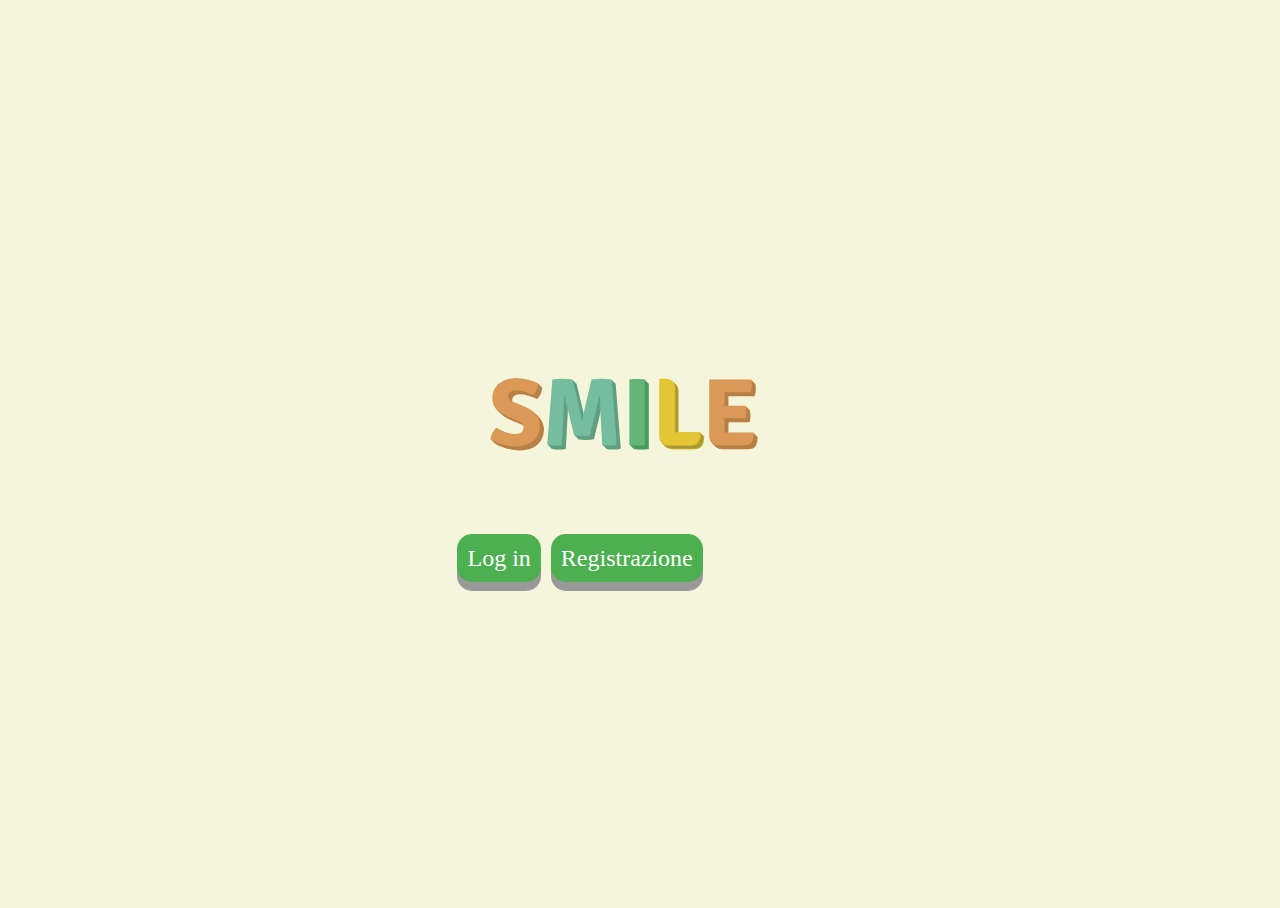
<file: WebContent/FirstPage.html>
<!DOCTYPE html>
<html>
<head>
<meta charset="ISO-8859-1">
<title>SMILE</title>
<link rel="stylesheet" href="animatedGiuli.css" type="text/css">
<style>
.button {
	position: relative;
	left: -300px;
	display: inline-block;
	padding: 10px 10px;
	font-size: 24px;
	cursor: pointer;
	text-align: center;
	text-decoration: none;
	outline: none;
	color: #fff;
	background-color: #4CAF50;
	border: none;
	border-radius: 15px;
	box-shadow: 0 9px #999;
	display: inline-block;
	top: 100px;
}

.button:hover {
	background-color: #3e8e41
}

.button:active {
	background-color: #3e8e41;
	box-shadow: 0 5px #666;
	transform: translateY(4px);
}

.button1 {
	position: relative;
	left: -290px;
	display: inline-block;
	padding: 10px 10px;
	font-size: 24px;
	cursor: pointer;
	text-align: center;
	text-decoration: none;
	outline: none;
	color: #fff;
	background-color: #4CAF50;
	border: none;
	border-radius: 15px;
	box-shadow: 0 9px #999;
	display: inline-block;
	top: 100px;
}

.button1:hover {
	background-color: #3e8e41
}

.button1:active {
	background-color: #3e8e41;
	box-shadow: 0 5px #666;
	transform: translateY(4px);
}
</style>
</head>

<body>

	<h1>
		<span>S</span><span>M</span><span>I</span><span>L</span><span>E</span>
	</h1>


	<button class="button">
		<FONT FACE="Comic Sans MS">Log in</FONT><br>
	</button>
	
	<button class="button1">
		<FONT FACE="Comic Sans MS">Registrazione</FONT><br>
	</button>
</body>
</html>
</file>
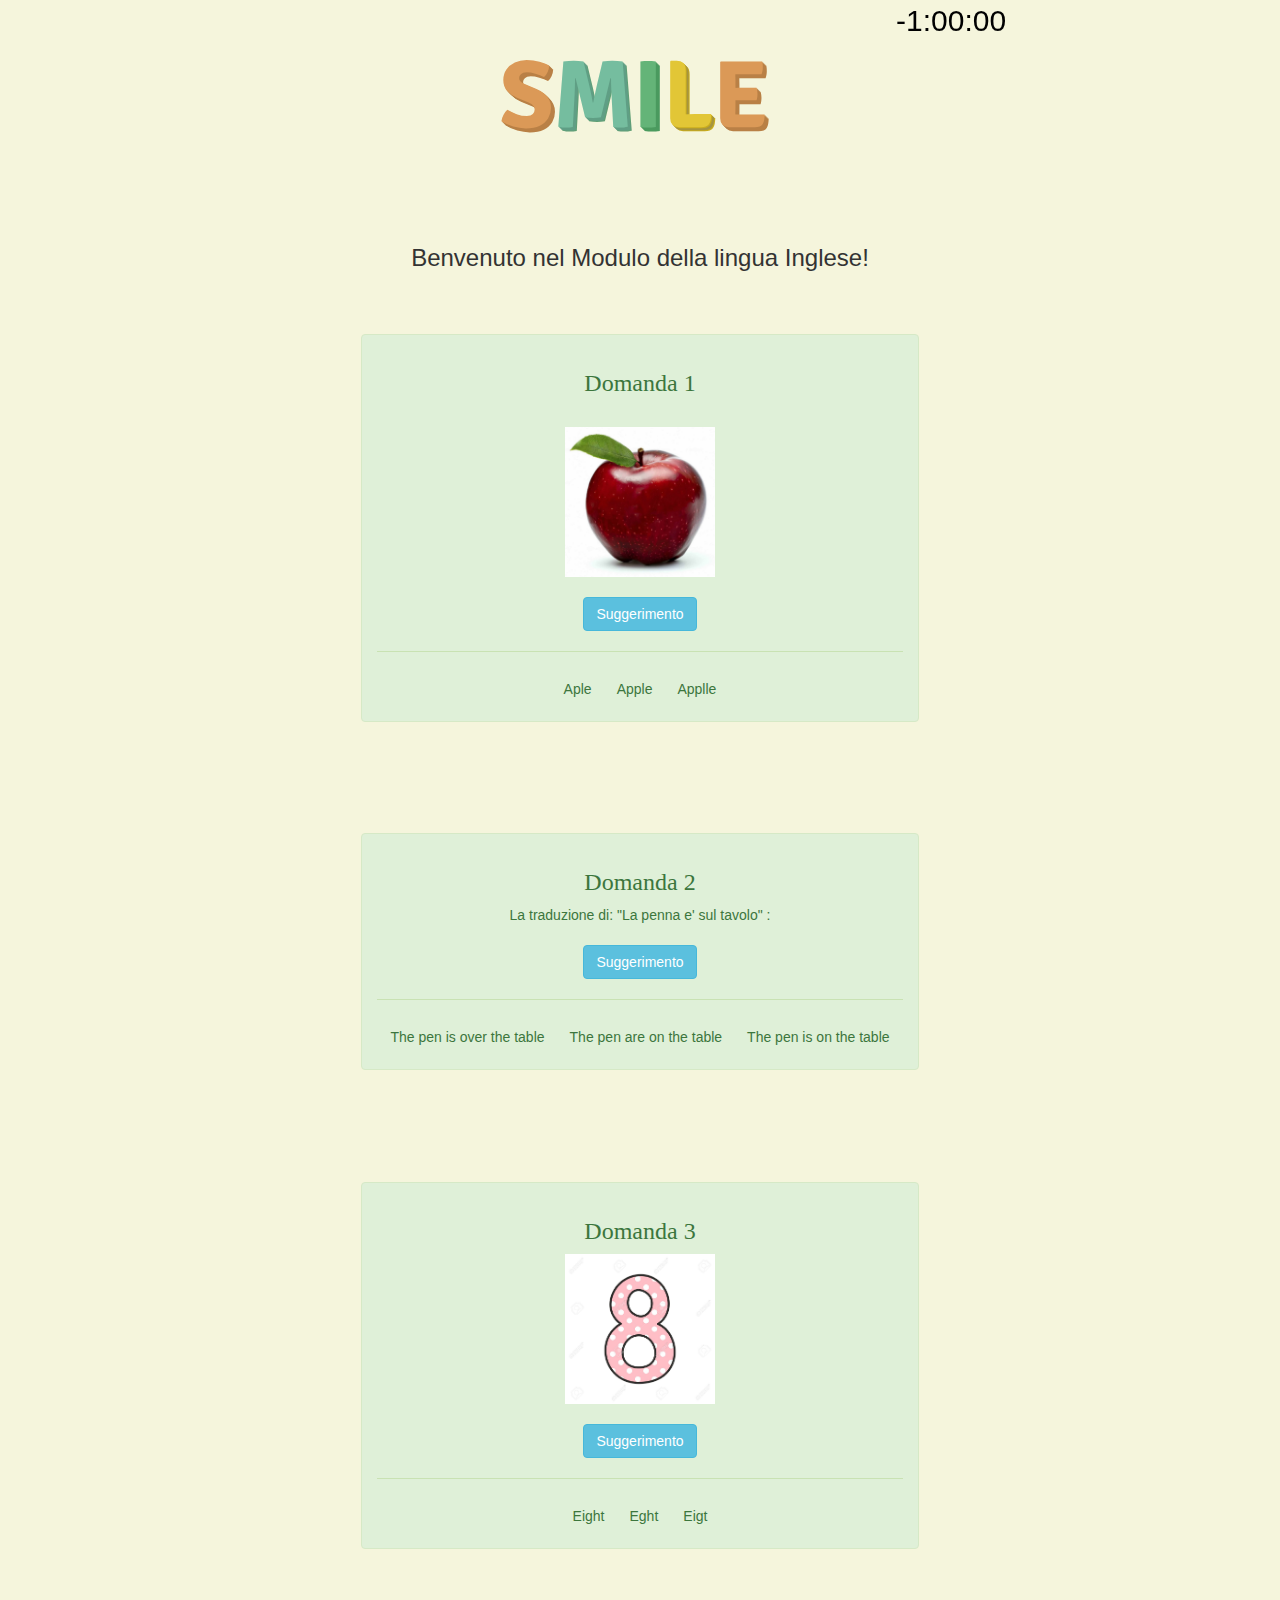
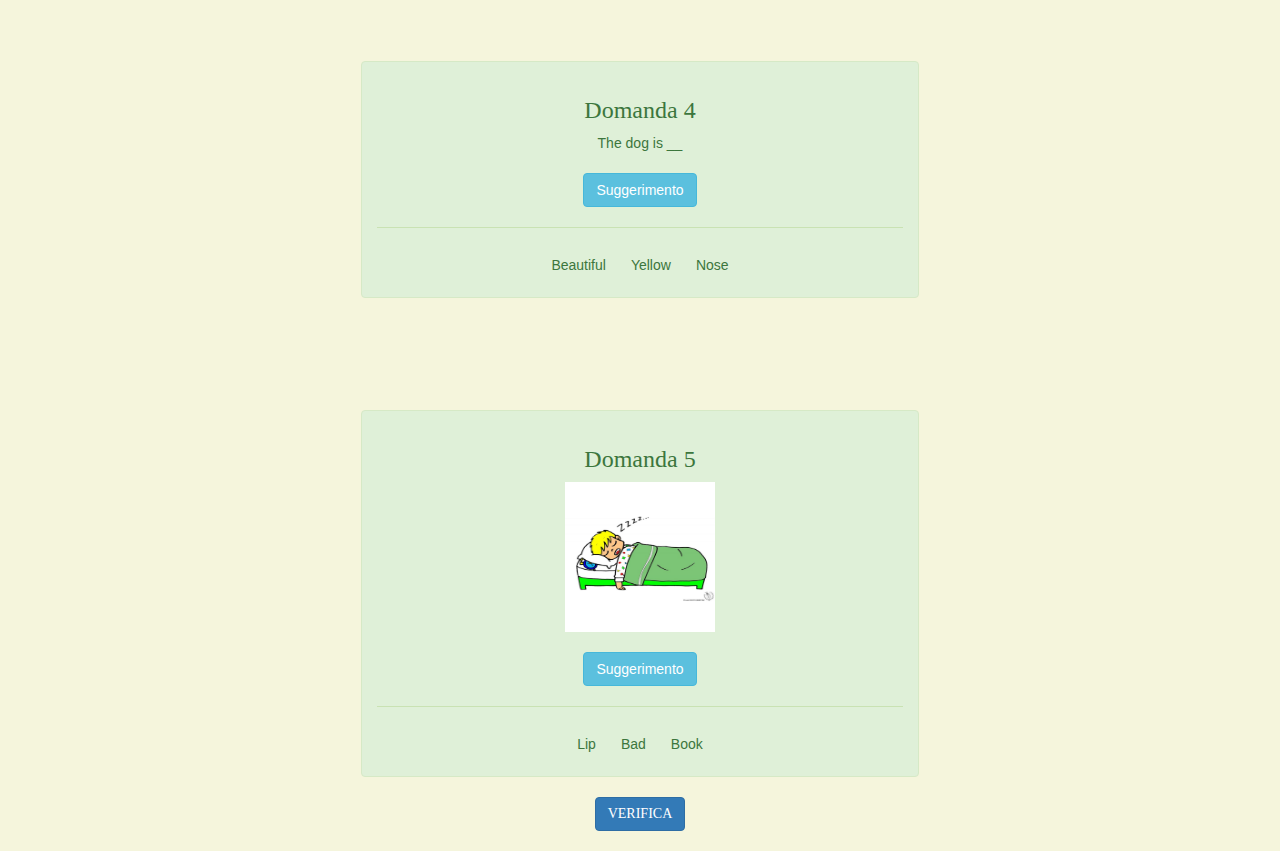
<file: WebContent/inglese.html>
<!DOCTYPE html>
<html>
<head>
<meta charset="ISO-8859-1">
<link rel="stylesheet"
	href="https://stackpath.bootstrapcdn.com/bootstrap/4.2.1/css/bootstrap.min.css"
	integrity="sha384-GJzZqFGwb1QTTN6wy59ffF1BuGJpLSa9DkKMp0DgiMDm4iYMj70gZWKYbI706tWS"
	crossorigin="anonymous">

<script src="https://code.jquery.com/jquery-3.3.1.slim.min.js"
	integrity="sha384-q8i/X+965DzO0rT7abK41JStQIAqVgRVzpbzo5smXKp4YfRvH+8abtTE1Pi6jizo"
	crossorigin="anonymous"></script>
<script
	src="https://cdnjs.cloudflare.com/ajax/libs/popper.js/1.14.6/umd/popper.min.js"
	integrity="sha384-wHAiFfRlMFy6i5SRaxvfOCifBUQy1xHdJ/yoi7FRNXMRBu5WHdZYu1hA6ZOblgut"
	crossorigin="anonymous"></script>
<script
	src="https://stackpath.bootstrapcdn.com/bootstrap/4.2.1/js/bootstrap.min.js"
	integrity="sha384-B0UglyR+jN6CkvvICOB2joaf5I4l3gm9GU6Hc1og6Ls7i6U/mkkaduKaBhlAXv9k"
	crossorigin="anonymous"></script>

<link rel="stylesheet"
	href="https://fonts.googleapis.com/css?family=Open+Sans:300"
	type="text/css" />

<script src="https://code.jquery.com/jquery-3.3.1.js"
	integrity="sha256-2Kok7MbOyxpgUVvAk/HJ2jigOSYS2auK4Pfzbm7uH60="
	crossorigin="anonymous"></script>
<meta http-equiv="X-UA-Compatible" content="IE=edge">
<meta name="viewport" content="width=device-width, initial-scale=1">

<link rel="stylesheet"
	href="https://maxcdn.bootstrapcdn.com/bootstrap/3.3.7/css/bootstrap.min.css">
<script
	src="https://ajax.googleapis.com/ajax/libs/jquery/1.12.4/jquery.min.js"></script>
<script
	src="https://maxcdn.bootstrapcdn.com/bootstrap/3.3.7/js/bootstrap.min.js"></script>
<script type="text/javascript">
	$(document).ready(function() {
		$('[data-toggle="popover"]').popover({
			placement : 'top'
		});
	});
</script>
<style type="text/css">
.bs-example {
	margin: 150px 50px;
}

.popover-demo {
	margin-bottom: 20px;
}
</style>

<title>Modulo della lingua Inglese</title>

</head>
<style>
body {
	display: flex;
	justify-content: center;
	text-align: center;
	background: beige;
}
</style>
</head>
<script type="text/javascript">
	function home() {
		var r = window
				.confirm("Sei sicuro di voler tornare alla home? Tutti i progressi andranno persi!");
		if (r) {
			window.location.href = "play.jsp";
		}

	}
</script>




<link rel="stylesheet" href="textAnimatedPlayEdited.css" type="text/css">
<body style="overflow: auto">


	<div class="simpleSpan"
		style="position: fixed; margin-left: 40%; z-index: 99">

		<span class="border border-primary"
			style="position: absolute; color: black; text-shadow: none;"
			id="chronotime">0:00:00:00</span>
		<form name="chronoForm">
			<input type="button" hidden name="startstop" value="start!"
				onClick="chronoStart()" /> <input type="button" hidden name="reset"
				value="reset!" onClick="chronoReset()" />
		</form>
	</div>




	<h3 style="padding-left: 0%; position: absolute; top: 25%">
		Benvenuto nel Modulo della lingua Inglese!<br>
	</h3>

	<h1
		style="position: relative; right: 40%; position: absolute; z-index: 1">
		<div onclick="home()" style="cursor: pointer">
			<span>S</span><span>M</span><span>I</span><span>L</span><span>E</span>
		</div>
	</h1>



	<dl style="position: absolute;">
		<dl>
			<div class="alert alert-success" style="margin-top: 60%">
				<h3 class="alert-heading" style="font-family: Comic Sans MS">Domanda
					1</h3>
					<br>
				<img src="images/mela-rossa.jpg" width="150" height="150">
				<br> <br>
				<button type="button" class="btn btn-info" data-toggle="popover"
					title="Suggerimento 1"
					data-content="Le doppie sono importanti,ma non troppo">
					Suggerimento</button>
				<hr>
				<div class="btn-group" data-toggle="buttons">
					<label for="" class="btn btn-outline-info"> <input
						name="q1" id="1q1" type="radio">Aple
					</label> <label for="" class="btn btn-outline-info"> <input
						name="q1" id="1q2" type="radio">Apple
					</label> <label for="" class="btn btn-outline-info"> <input
						name="q1" id="1q3" type="radio">Applle
					</label>
				</div>


			</div>
		</dl>

		<dl>
			<div class="alert alert-success" style="margin-top: 20%">
				<h3 class="alert-heading" style="font-family: Comic Sans MS">Domanda
					2</h3>
				<p>La traduzione di: "La penna e' sul tavolo" :</p>
				<br>
				<button type="button" class="btn btn-info" data-toggle="popover"
					title="Suggerimento 2"
					data-content="la 2 o la 3?">
					Suggerimento</button>
				<hr>

				<div class="btn-group" data-toggle="buttons">
					<label for="" class="btn btn-outline-info"> <input
						name="q2" type="radio" id="2q1">The pen is over the table
					</label> <label for="" class="btn btn-outline-info"> <input
						name="q2" type="radio" id="2q2">The pen are on the table
					</label> <label for="" class="btn btn-outline-info"> <input
						name="q2" type="radio" id="2q3">The pen is on the table
					</label>
				</div>

			</div>
		</dl>

		<dl>
			<div class="alert alert-success" style="margin-top: 20%">
				<h3 class="alert-heading" style="font-family: Comic Sans MS">Domanda
					3</h3>
				<img src="images/8.jpg" width="150" height="150">
				<br> <br>
				<button type="button" class="btn btn-info" data-toggle="popover"
					title="Suggerimento 3"
					data-content="Ei!">
					Suggerimento</button>
				<hr>

				<div class="btn-group" data-toggle="buttons">
					<label for="" class="btn btn-outline-info"> <input
						name="q3" type="radio" id="3q1">Eight
					</label> <label for="" class="btn btn-outline-info"> <input
						name="q3" type="radio" id="3q2">Eght
					</label> <label for="" class="btn btn-outline-info"> <input
						name="q3" type="radio" id="3q3">Eigt
					</label>
				</div>

			</div>
		</dl>


		<dl>
			<div class="alert alert-success" style="margin-top: 20%">
				<h3 class="alert-heading" style="font-family: Comic Sans MS">Domanda
					4</h3>
				<p>The dog is __</p>
				<br>
				<button type="button" class="btn btn-info" data-toggle="popover"
					title="Suggerimento 4"
					data-content="The nose yellow">
					Suggerimento</button>
				<hr>

				<div class="btn-group" data-toggle="buttons">
					<label for="" class="btn btn-outline-info"> <input
						name="q4" type="radio" id="4q1">Beautiful
					</label> <label for="" class="btn btn-outline-info"> <input
						name="q4" type="radio" id="4q2">Yellow
					</label> <label for="" class="btn btn-outline-info"> <input
						name="q4" type="radio" id="4q3">Nose
					</label>
				</div>
			</div>
		</dl>


		<dl>
			<div class="alert alert-success" style="margin-top: 20%">
				<h3 class="alert-heading" style="font-family: Comic Sans MS">Domanda
					5</h3>
				<img src="images/letto.jpg" width="150" height="150">
				<br> <br>
				<button type="button" class="btn btn-info" data-toggle="popover"
					title="Suggerimento 5"
					data-content="Lip � labbro">
					Suggerimento</button>
				<hr>

				<div class="btn-group" data-toggle="buttons">
					<label for="" class="btn btn-outline-info"> <input
						name="q5" type="radio" id="5q1">Lip
					</label> <label for="" class="btn btn-outline-info"> <input
						name="q5" type="radio" id="5q2">Bad
					</label> <label for="" class="btn btn-outline-info"> <input
						name="q5" type="radio" id="5q3">Book
					</label>
				</div>

			</div>
		</dl>
		<dl>
			<button type="button" onclick="calcolaPunteggio();"
				class="btn btn-primary" style="font-family: Comic Sans MS">VERIFICA</button>
		</dl>
	</dl>
</body>

<script src="js/inglese.js"></script>
</html>
</file>
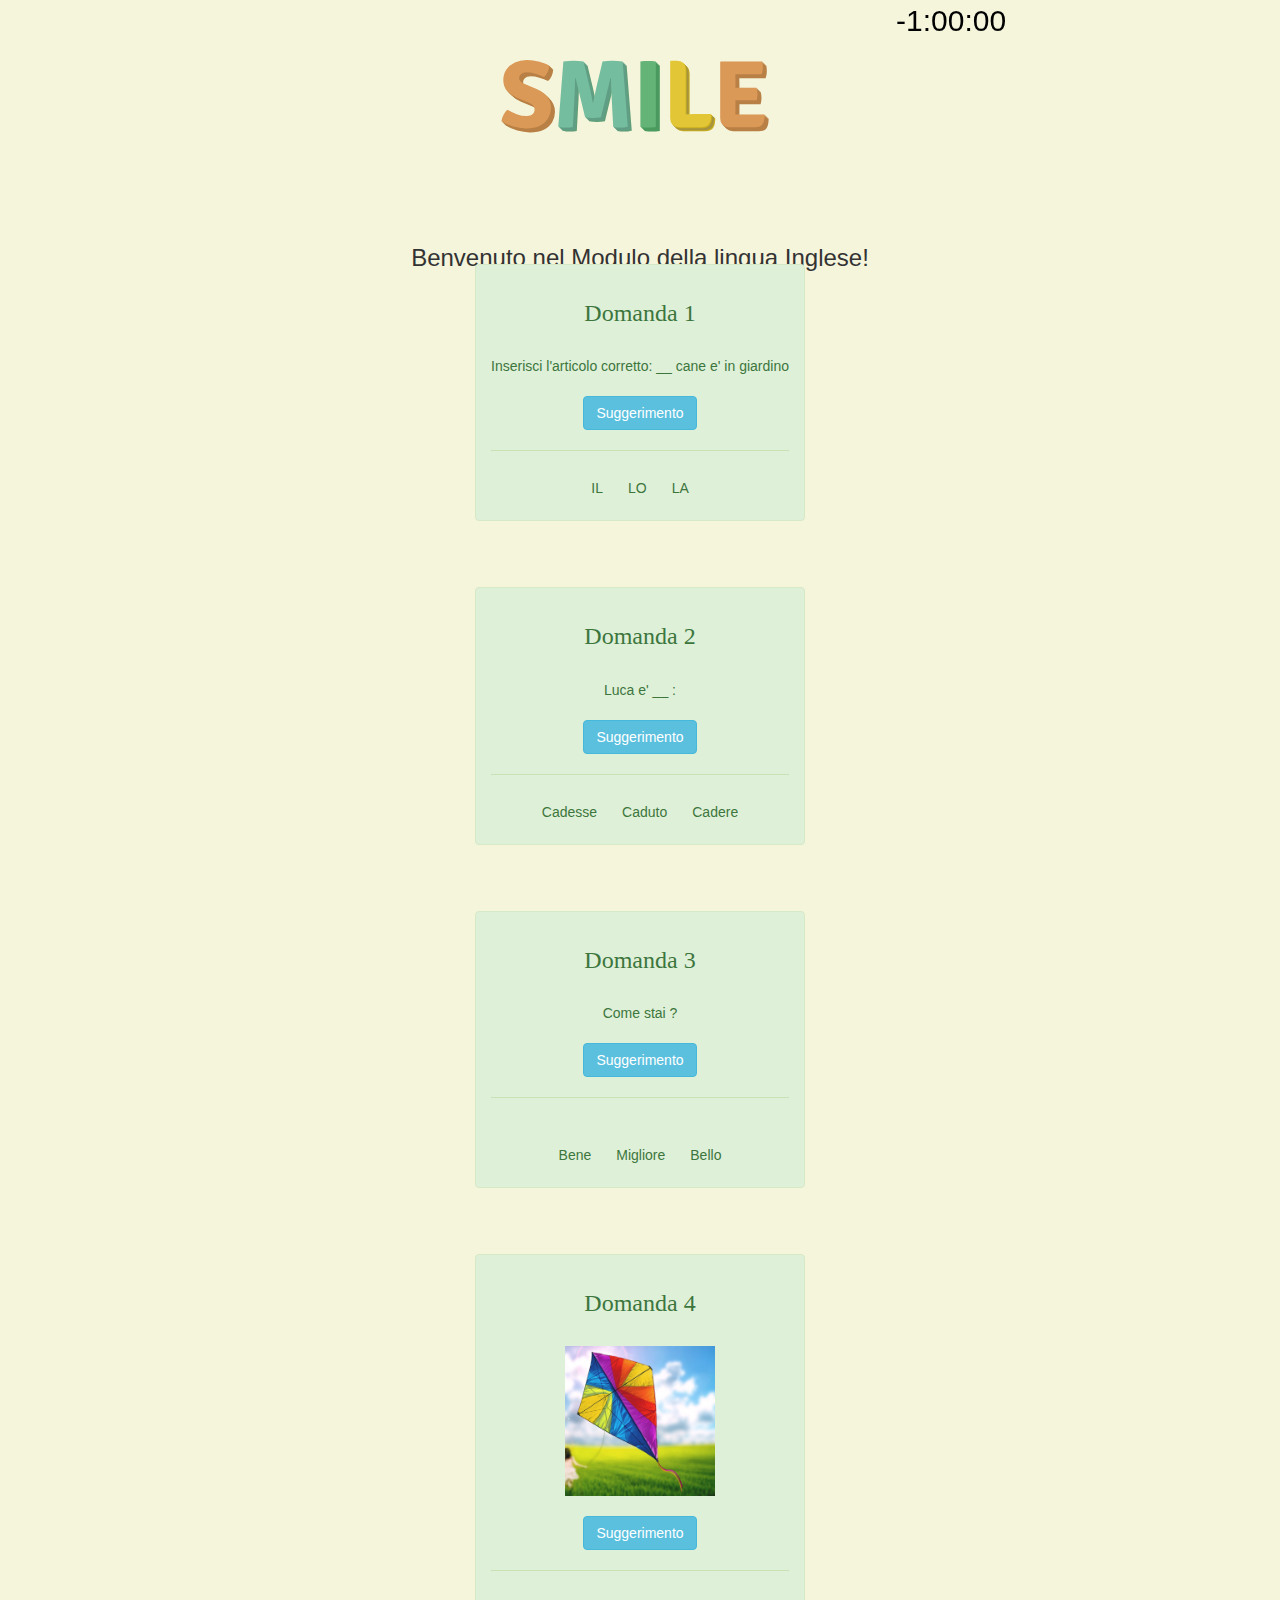
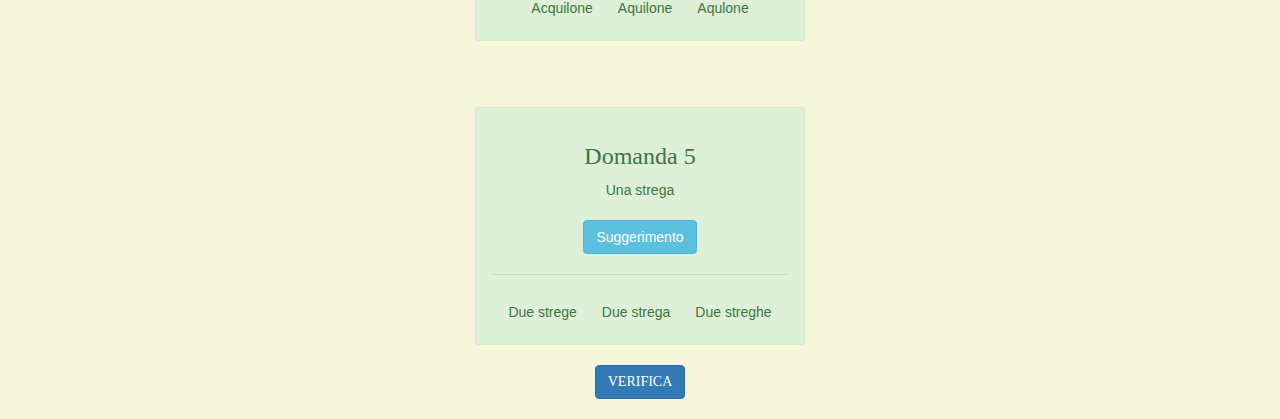
<file: WebContent/italiano.html>
<!DOCTYPE html>
<html>
<head>
<meta charset="ISO-8859-1">
<link rel="stylesheet"
	href="https://stackpath.bootstrapcdn.com/bootstrap/4.2.1/css/bootstrap.min.css"
	integrity="sha384-GJzZqFGwb1QTTN6wy59ffF1BuGJpLSa9DkKMp0DgiMDm4iYMj70gZWKYbI706tWS"
	crossorigin="anonymous">

<script src="https://code.jquery.com/jquery-3.3.1.slim.min.js"
	integrity="sha384-q8i/X+965DzO0rT7abK41JStQIAqVgRVzpbzo5smXKp4YfRvH+8abtTE1Pi6jizo"
	crossorigin="anonymous"></script>
<script
	src="https://cdnjs.cloudflare.com/ajax/libs/popper.js/1.14.6/umd/popper.min.js"
	integrity="sha384-wHAiFfRlMFy6i5SRaxvfOCifBUQy1xHdJ/yoi7FRNXMRBu5WHdZYu1hA6ZOblgut"
	crossorigin="anonymous"></script>
<script
	src="https://stackpath.bootstrapcdn.com/bootstrap/4.2.1/js/bootstrap.min.js"
	integrity="sha384-B0UglyR+jN6CkvvICOB2joaf5I4l3gm9GU6Hc1og6Ls7i6U/mkkaduKaBhlAXv9k"
	crossorigin="anonymous"></script>

<link rel="stylesheet"
	href="https://fonts.googleapis.com/css?family=Open+Sans:300"
	type="text/css" />

<script src="https://code.jquery.com/jquery-3.3.1.js"
	integrity="sha256-2Kok7MbOyxpgUVvAk/HJ2jigOSYS2auK4Pfzbm7uH60="
	crossorigin="anonymous"></script>
<meta http-equiv="X-UA-Compatible" content="IE=edge">
<meta name="viewport" content="width=device-width, initial-scale=1">

<link rel="stylesheet"
	href="https://maxcdn.bootstrapcdn.com/bootstrap/3.3.7/css/bootstrap.min.css">
<script
	src="https://ajax.googleapis.com/ajax/libs/jquery/1.12.4/jquery.min.js"></script>
<script
	src="https://maxcdn.bootstrapcdn.com/bootstrap/3.3.7/js/bootstrap.min.js"></script>
<script type="text/javascript">
	$(document).ready(function() {
		$('[data-toggle="popover"]').popover({
			placement : 'top'
		});
	});
</script>
<style type="text/css">
.bs-example {
	margin: 150px 50px;
}

.popover-demo {
	margin-bottom: 20px;
}
</style>

<title>Modulo della lingua Italiana</title>

</head>
<style>
body {
	display: flex;
	justify-content: center;
	text-align: center;
	background: beige;
}
</style>
</head>
<script type="text/javascript">
	function home() {
		var r = window
				.confirm("Sei sicuro di voler tornare alla home? Tutti i progressi andranno persi!");
		if (r) {
			window.location.href = "play.jsp";
		}

	}
</script>




<link rel="stylesheet" href="textAnimatedPlayEdited.css" type="text/css">
<body style="overflow: auto">


	<div class="simpleSpan"
		style="position: fixed; margin-left: 40%; z-index: 99">

		<span class="border border-primary"
			style="position: absolute; color: black; text-shadow: none;"
			id="chronotime">0:00:00:00</span>
		<form name="chronoForm">
			<input type="button" hidden name="startstop" value="start!"
				onClick="chronoStart()" /> <input type="button" hidden name="reset"
				value="reset!" onClick="chronoReset()" />
		</form>
	</div>




	<h3 style="padding-left: 0%; position: absolute; top: 25%">
		Benvenuto nel Modulo della lingua Inglese!<br>
	</h3>

	<h1
		style="position: relative; right: 40%; position: absolute; z-index: 1">
		<div onclick="home()" style="cursor: pointer">
			<span>S</span><span>M</span><span>I</span><span>L</span><span>E</span>
		</div>
	</h1>



	<dl style="position: absolute;">
		<dl>
			<div class="alert alert-success" style="margin-top: 80%">
				<h3 class="alert-heading" style="font-family: Comic Sans MS">Domanda
					1</h3>
				<br>
				<p>Inserisci l'articolo corretto: __ cane e' in giardino</p>
				<br>
				<button type="button" class="btn btn-info" data-toggle="popover"
					title="Suggerimento 5" data-content="Lo cane e' in giardino">
					Suggerimento</button>

				<hr>
				<div class="btn-group" data-toggle="buttons">
					<label for="" class="btn btn-outline-info"> <input
						name="q1" id="1q1" type="radio">IL
					</label> <label for="" class="btn btn-outline-info"> <input
						name="q1" id="1q2" type="radio">LO
					</label> <label for="" class="btn btn-outline-info"> <input
						name="q1" id="1q3" type="radio">LA
					</label>
				</div>


			</div>
		</dl>

		<dl>
			<div class="alert alert-success" style="margin-top: 20%">
				<h3 class="alert-heading" style="font-family: Comic Sans MS">Domanda
					2</h3>
				<br>

				<p>Luca e' __ :</p>
				<br>
				<button type="button" class="btn btn-info" data-toggle="popover"
					title="Suggerimento 2" data-content="Prova a ripetere la frase!!">
					Suggerimento</button>
				<br>
				<hr>

				<div class="btn-group" data-toggle="buttons">
					<label for="" class="btn btn-outline-info"> <input
						name="q2" type="radio" id="2q1">Cadesse
					</label> <label for="" class="btn btn-outline-info"> <input
						name="q2" type="radio" id="2q2">Caduto
					</label> <label for="" class="btn btn-outline-info"> <input
						name="q2" type="radio" id="2q3">Cadere
					</label>
				</div>

			</div>
		</dl>

		<dl>
			<div class="alert alert-success" style="margin-top: 20%">
				<h3 class="alert-heading" style="font-family: Comic Sans MS">Domanda
					3</h3>
				<br>
				<p>Come stai ?</p>
				<br>
				<button type="button" class="btn btn-info" data-toggle="popover"
					title="Suggerimento 3" data-content="Prova a ripetere la frase!!">
					Suggerimento</button>
				<hr>
				<br>
				<div class="btn-group" data-toggle="buttons">
					<label for="" class="btn btn-outline-info"> <input
						name="q3" type="radio" id="3q1">Bene
					</label> <label for="" class="btn btn-outline-info"> <input
						name="q3" type="radio" id="3q2">Migliore
					</label> <label for="" class="btn btn-outline-info"> <input
						name="q3" type="radio" id="3q3">Bello
					</label>
				</div>

			</div>
		</dl>


		<dl>
			<div class="alert alert-success" style="margin-top: 20%">
				<h3 class="alert-heading" style="font-family: Comic Sans MS">Domanda
					4</h3>
					<br>
				<img src="images/Aquilone.jpg" width="150" height="150"> <br>
				<br>
				<button type="button" class="btn btn-info" data-toggle="popover"
					title="Suggerimento 4" data-content="Ripedi le regole di cq">
					Suggerimento</button>
				<hr>

				<div class="btn-group" data-toggle="buttons">
					<label for="" class="btn btn-outline-info"> <input
						name="q4" type="radio" id="4q1">Acquilone
					</label> <label for="" class="btn btn-outline-info"> <input
						name="q4" type="radio" id="4q2">Aquilone
					</label> <label for="" class="btn btn-outline-info"> <input
						name="q4" type="radio" id="4q3">Aqulone
					</label>
				</div>
			</div>
		</dl>


		<dl>
			<div class="alert alert-success" style="margin-top: 20%">
				<h3 class="alert-heading" style="font-family: Comic Sans MS">Domanda
					5</h3>
				<p>Una strega</p>
				<br>
				<button type="button" class="btn btn-info" data-toggle="popover"
					title="Suggerimento 5" data-content="La h e' importante">
					Suggerimento</button>
				<hr>

				<div class="btn-group" data-toggle="buttons">
					<label for="" class="btn btn-outline-info"> <input
						name="q5" type="radio" id="5q1">Due strege
					</label> <label for="" class="btn btn-outline-info"> <input
						name="q5" type="radio" id="5q2">Due strega
					</label> <label for="" class="btn btn-outline-info"> <input
						name="q5" type="radio" id="5q3">Due streghe
					</label>
				</div>

			</div>
		</dl>
		<dl>
			<button type="button" onclick="calcolaPunteggio();"
				class="btn btn-primary" style="font-family: Comic Sans MS">VERIFICA</button>
		</dl>
	</dl>
</body>

<script src="js/italiano.js"></script>
</html>
</file>
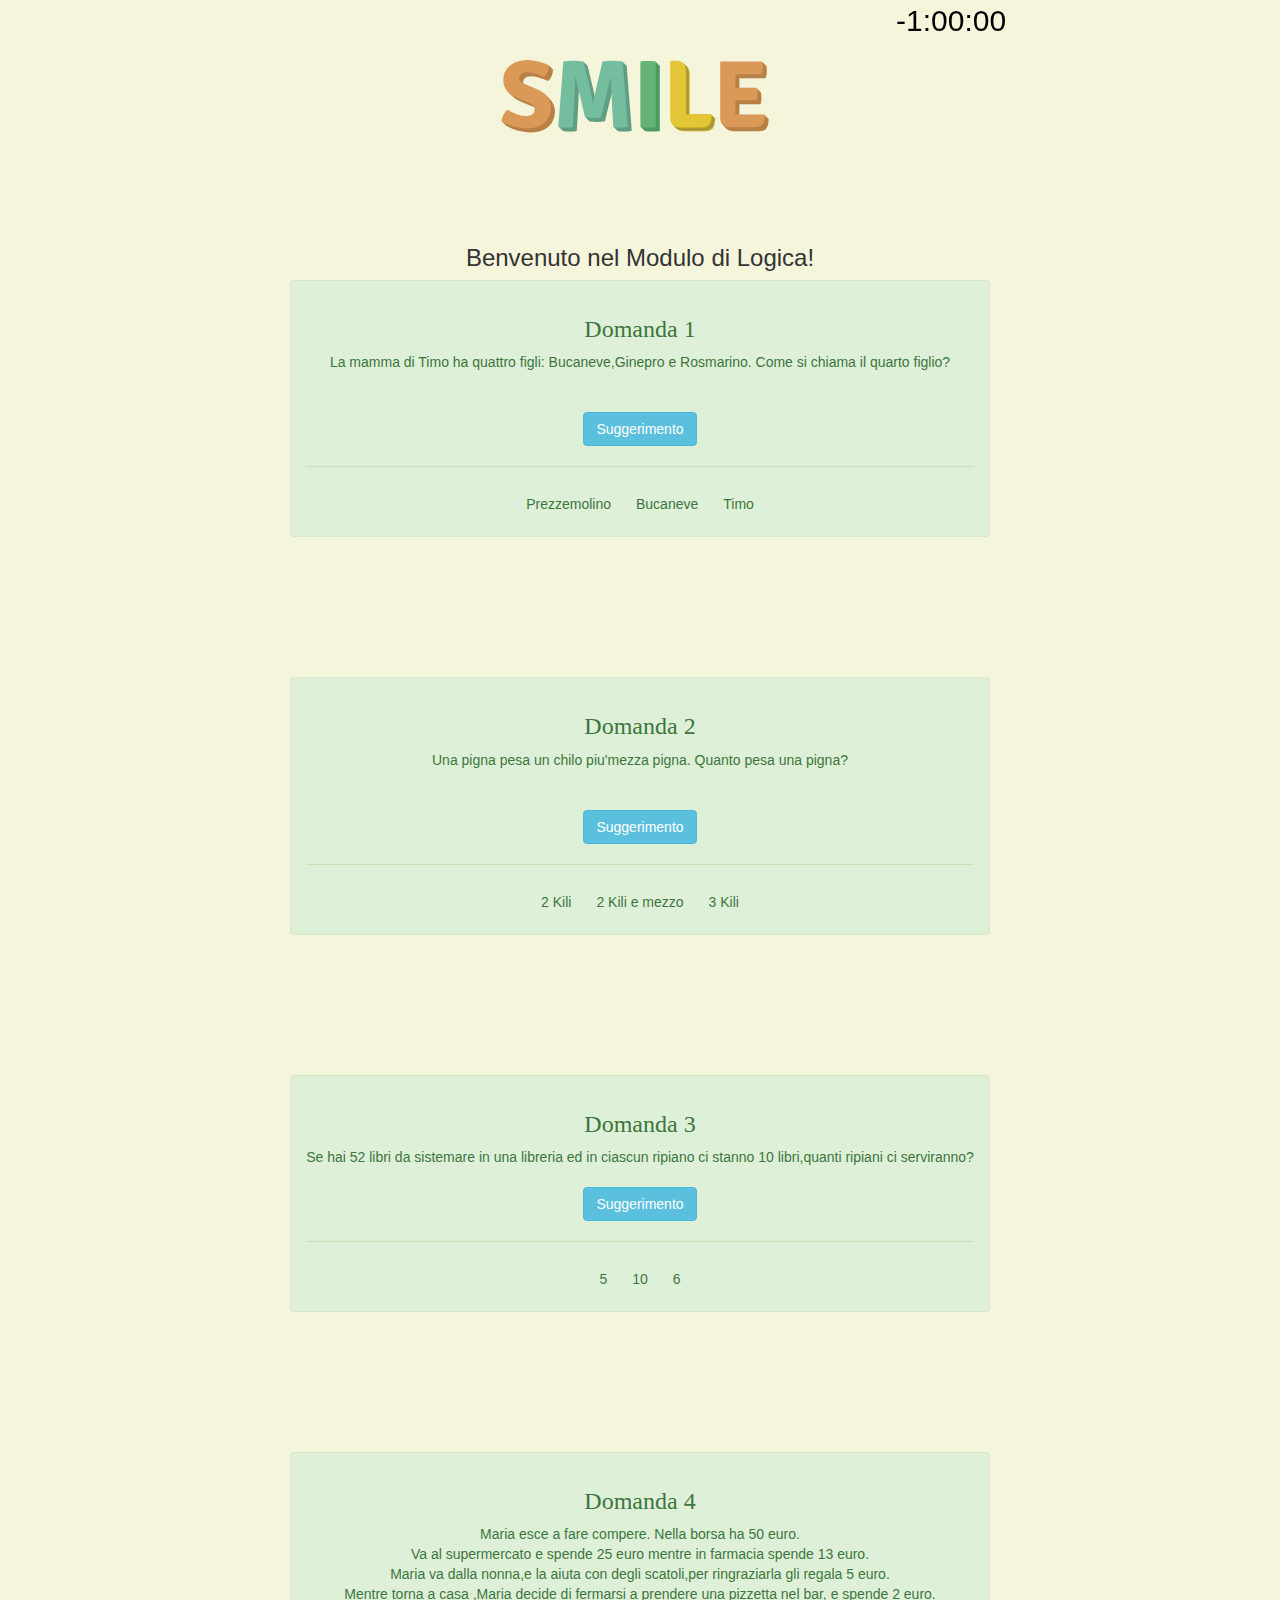
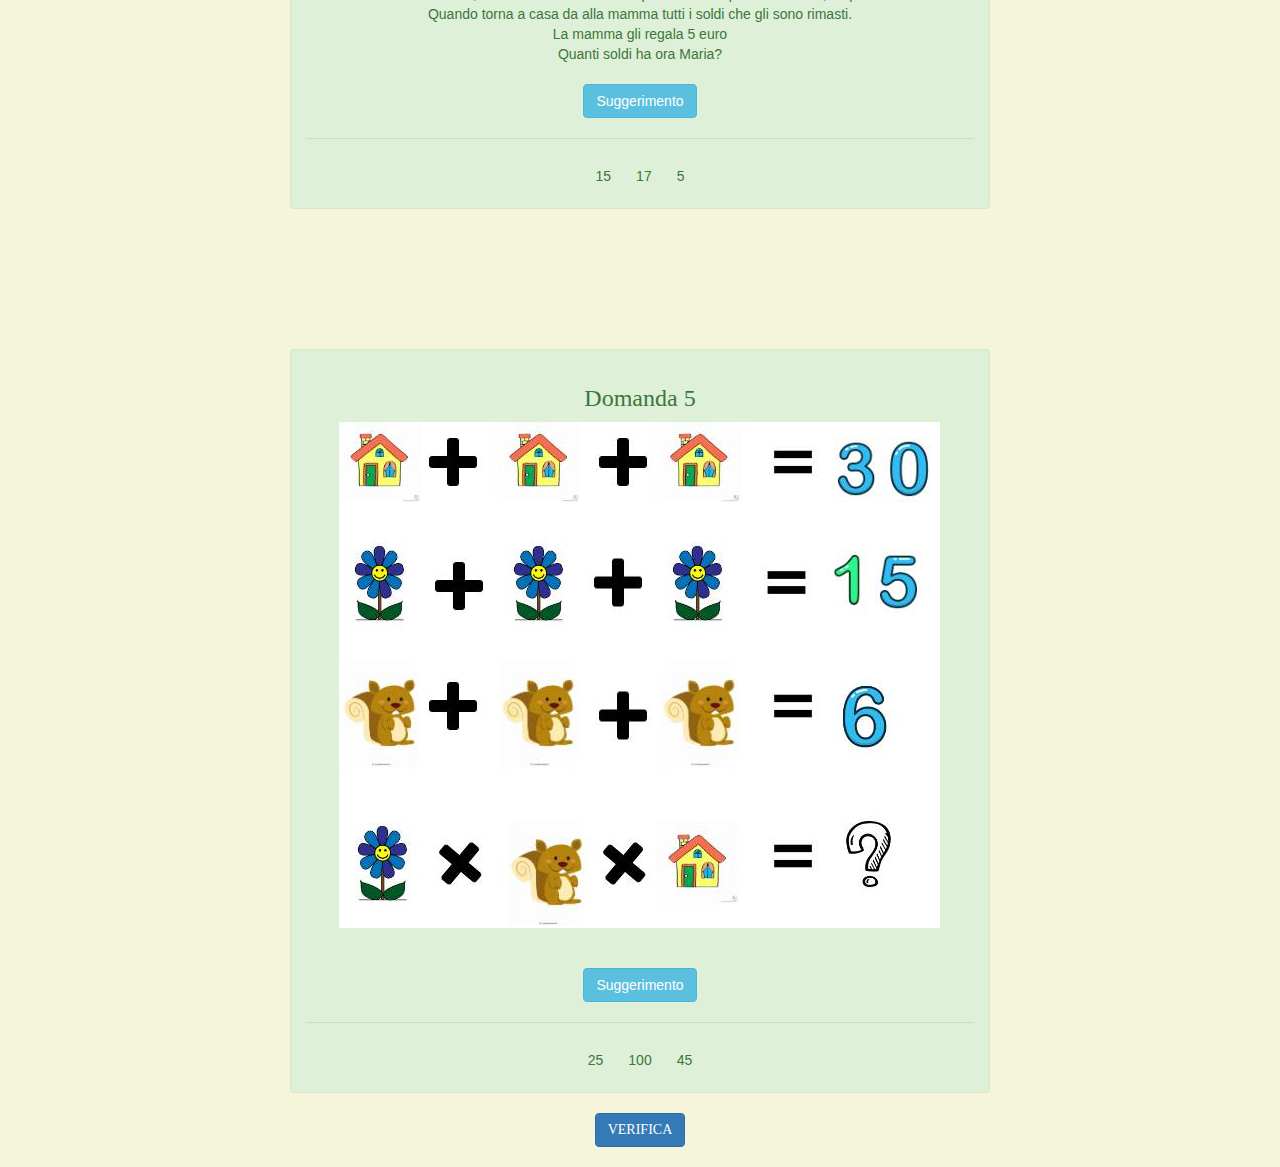
<file: WebContent/logica.html>
<!DOCTYPE html>
<html>
<head>
<meta charset="ISO-8859-1">
<link rel="stylesheet"
	href="https://stackpath.bootstrapcdn.com/bootstrap/4.2.1/css/bootstrap.min.css"
	integrity="sha384-GJzZqFGwb1QTTN6wy59ffF1BuGJpLSa9DkKMp0DgiMDm4iYMj70gZWKYbI706tWS"
	crossorigin="anonymous">

<script src="https://code.jquery.com/jquery-3.3.1.slim.min.js"
	integrity="sha384-q8i/X+965DzO0rT7abK41JStQIAqVgRVzpbzo5smXKp4YfRvH+8abtTE1Pi6jizo"
	crossorigin="anonymous"></script>
<script
	src="https://cdnjs.cloudflare.com/ajax/libs/popper.js/1.14.6/umd/popper.min.js"
	integrity="sha384-wHAiFfRlMFy6i5SRaxvfOCifBUQy1xHdJ/yoi7FRNXMRBu5WHdZYu1hA6ZOblgut"
	crossorigin="anonymous"></script>
<script
	src="https://stackpath.bootstrapcdn.com/bootstrap/4.2.1/js/bootstrap.min.js"
	integrity="sha384-B0UglyR+jN6CkvvICOB2joaf5I4l3gm9GU6Hc1og6Ls7i6U/mkkaduKaBhlAXv9k"
	crossorigin="anonymous"></script>

<link rel="stylesheet"
	href="https://fonts.googleapis.com/css?family=Open+Sans:300"
	type="text/css" />

<script src="https://code.jquery.com/jquery-3.3.1.js"
	integrity="sha256-2Kok7MbOyxpgUVvAk/HJ2jigOSYS2auK4Pfzbm7uH60="
	crossorigin="anonymous"></script>


<title>Modulo di Logica</title>

</head>
<style>
body {
	display: flex;
	justify-content: center;
	text-align: center;
	background: beige;
}
</style>
</head>
<script type="text/javascript">
	function home() {
		var r = window
				.confirm("Sei sicuro di voler tornare alla home? Tutti i progressi andranno persi!");
		if (r) {
			window.location.href = "play.jsp";
		}

	}
</script>

<meta http-equiv="X-UA-Compatible" content="IE=edge">
<meta name="viewport" content="width=device-width, initial-scale=1">
<title>Example of Bootstrap 3 Popover</title>
<link rel="stylesheet"
	href="https://maxcdn.bootstrapcdn.com/bootstrap/3.3.7/css/bootstrap.min.css">
<script
	src="https://ajax.googleapis.com/ajax/libs/jquery/1.12.4/jquery.min.js"></script>
<script
	src="https://maxcdn.bootstrapcdn.com/bootstrap/3.3.7/js/bootstrap.min.js"></script>
<script type="text/javascript">
$(document).ready(function(){
    $('[data-toggle="popover"]').popover({
        placement : 'top'
    });
});
</script>
<style type="text/css">
.bs-example {
	margin: 150px 50px;
}

.popover-demo {
	margin-bottom: 20px;
}
</style>



<link rel="stylesheet" href="textAnimatedPlayEdited.css" type="text/css">
<body style="overflow: auto">


	<div class="simpleSpan"
		style="position: fixed; margin-left: 40%; z-index: 99">

		<span class="border border-primary"
			style="position: absolute; color: black; text-shadow: none;"
			id="chronotime">0:00:00:00</span>
		<form name="chronoForm">
			<input type="button" hidden name="startstop" value="start!"
				onClick="chronoStart()" /> <input type="button" hidden name="reset"
				value="reset!" onClick="chronoReset()" />
		</form>
	</div>




	<h3 style="padding-left: 0%; position: absolute; top: 25%">
		Benvenuto nel Modulo di Logica!<br>
	</h3>

	<h1
		style="position: relative; right: 40%; position: absolute; z-index: 1">
		<div onclick="home()" style="cursor: pointer">
			<span>S</span><span>M</span><span>I</span><span>L</span><span>E</span>
		</div>
	</h1>



	<dl style="position: absolute;">
		<dl>
			<div class="alert alert-success" style="margin-top: 40%">
				<h3 class="alert-heading" style="font-family: Comic Sans MS">Domanda
					1</h3>
					
				<p>La mamma di Timo ha quattro figli: Bucaneve,Ginepro e
					Rosmarino. Come si chiama il quarto figlio?</p>
					<br>
					<br>
				<button type="button" class="btn btn-info" data-toggle="popover"
					title="Suggerimento 1"
					data-content="Vedi bene i figli">
					Suggerimento</button>
				<hr>


				<div class="btn-group" data-toggle="buttons">
					<label for="" class="btn btn-outline-info"> <input
						name="q1" id="1q1" type="radio">Prezzemolino
					</label> <label for="" class="btn btn-outline-info"> <input
						name="q1" id="1q2" type="radio">Bucaneve
					</label> <label for="" class="btn btn-outline-info"> <input
						name="q1" id="1q3" type="radio">Timo
					</label>
				</div>


			</div>
		</dl>

		<dl>
			<div class="alert alert-success" style="margin-top: 20%">
				<h3 class="alert-heading" style="font-family: Comic Sans MS">Domanda
					2</h3>
				<p>Una pigna pesa un chilo piu'mezza pigna. Quanto pesa una
					pigna?</p>
					<br>
					<br>
				<button type="button" class="btn btn-info" data-toggle="popover"
					title="Suggerimento 2"
					data-content="Se una pigna pesa un chilo, quanto pesa una mezza pigna?">
					Suggerimento</button>
				<hr>

				<div class="btn-group" data-toggle="buttons">
					<label for="" class="btn btn-outline-info"> <input
						name="q2" type="radio" id="2q1">2 Kili
					</label> <label for="" class="btn btn-outline-info"> <input
						name="q2" type="radio" id="2q2">2 Kili e mezzo
					</label> <label for="" class="btn btn-outline-info"> <input
						name="q2" type="radio" id="2q3">3 Kili
					</label>
				</div>

			</div>
		</dl>

		<dl>
			<div class="alert alert-success" style="margin-top: 20%">
				<h3 class="alert-heading" style="font-family: Comic Sans MS">Domanda
					3</h3>
				<p>Se hai 52 libri da sistemare in una libreria ed in ciascun
					ripiano ci stanno 10 libri,quanti ripiani ci serviranno?</p>
					
					<br>
				<button type="button" class="btn btn-info" data-toggle="popover"
					title="Suggerimento 3"
					data-content="Un ripiano va solo per 2 libri">
					Suggerimento</button>
				<hr>

				<div class="btn-group" data-toggle="buttons">
					<label for="" class="btn btn-outline-info"> <input
						name="q3" type="radio" id="3q1">5
					</label> <label for="" class="btn btn-outline-info"> <input
						name="q3" type="radio" id="3q2">10
					</label> <label for="" class="btn btn-outline-info"> <input
						name="q3" type="radio" id="3q3">6
					</label>
				</div>

			</div>
		</dl>


		<dl>
			<div class="alert alert-success" style="margin-top: 20%">
				<h3 class="alert-heading" style="font-family: Comic Sans MS">Domanda
					4</h3>
				<p>
					Maria esce a fare compere. Nella borsa ha 50 euro.<br> Va al
					supermercato e spende 25 euro mentre in farmacia spende 13 euro.<br>
					Maria va dalla nonna,e la aiuta con degli scatoli,per ringraziarla
					gli regala 5 euro.<br> Mentre torna a casa ,Maria decide di
					fermarsi a prendere una pizzetta nel bar, e spende 2 euro.<br>
					Quando torna a casa da alla mamma tutti i soldi che gli sono
					rimasti.<br> La mamma gli regala 5 euro<br> Quanti soldi
					ha ora Maria?
				</p>
				<br>
				<button type="button" class="btn btn-info" data-toggle="popover"
					title="Suggerimento 4"
					data-content="Prendi un foglio e fai i conti!">
					Suggerimento</button>
				<hr>

				<div class="btn-group" data-toggle="buttons">
					<label for="" class="btn btn-outline-info"> <input
						name="q4" type="radio" id="4q1">15
					</label> <label for="" class="btn btn-outline-info"> <input
						name="q4" type="radio" id="4q2">17
					</label> <label for="" class="btn btn-outline-info"> <input
						name="q4" type="radio" id="4q3">5
					</label>
				</div>
			</div>
		</dl>


		<dl>
			<div class="alert alert-success" style="margin-top: 20%">
				<h3 class="alert-heading" style="font-family: Comic Sans MS">Domanda
					5</h3>
				<img src="images/logica1.jpg">
				<br> <br>
				<br>
				<button type="button" class="btn btn-info" data-toggle="popover"
					title="Suggerimento 5"
					data-content="Una casa vale 10,un fiore vale 5,un castoro vale 2!">
					Suggerimento</button>
				<hr>

				<div class="btn-group" data-toggle="buttons">
					<label for="" class="btn btn-outline-info"> <input
						name="q5" type="radio" id="5q1">25
					</label> <label for="" class="btn btn-outline-info"> <input
						name="q5" type="radio" id="5q2">100
					</label> <label for="" class="btn btn-outline-info"> <input
						name="q5" type="radio" id="5q3">45
					</label>
				</div>

			</div>
		</dl>
		<dl>
			<button type="button" onclick="calcolaPunteggio();"
				class="btn btn-primary" style="font-family: Comic Sans MS">VERIFICA</button>
		</dl>
	</dl>
</body>

<script src="js/logica.js"></script>
</html>
</file>
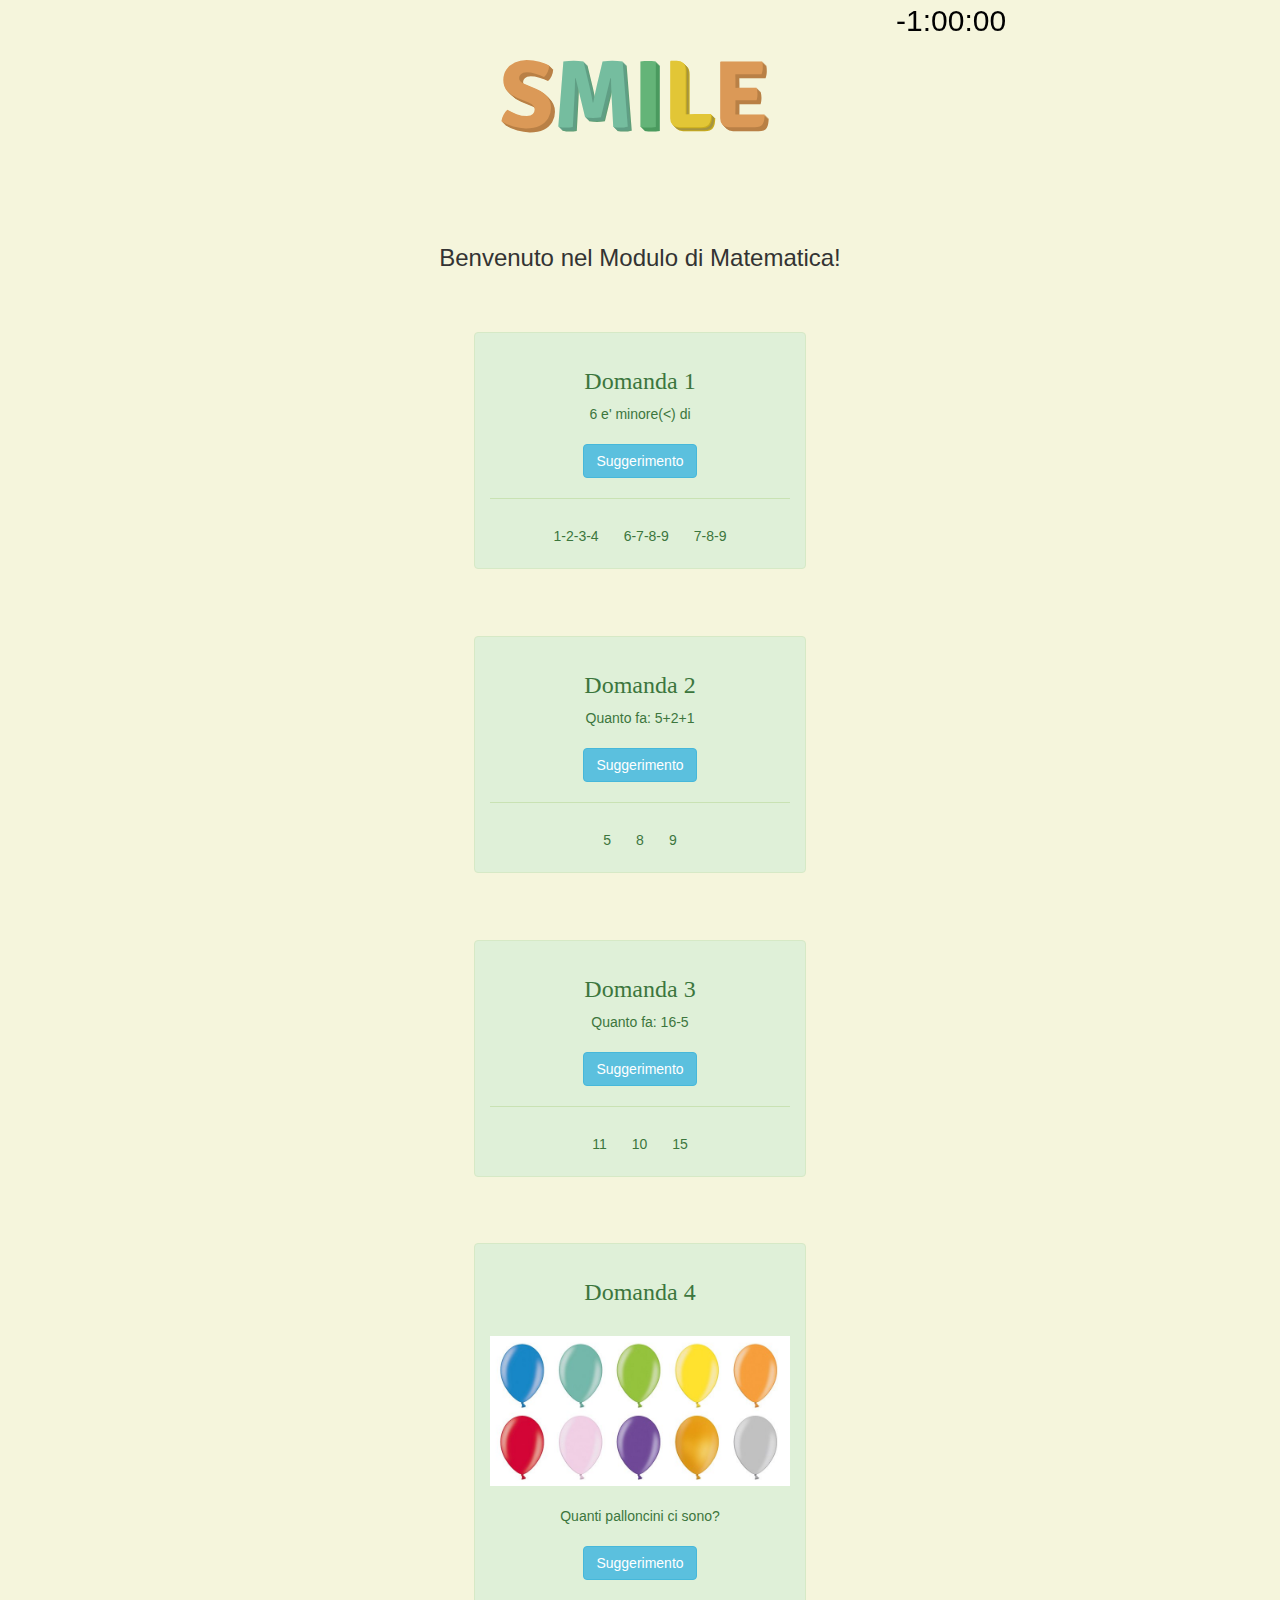
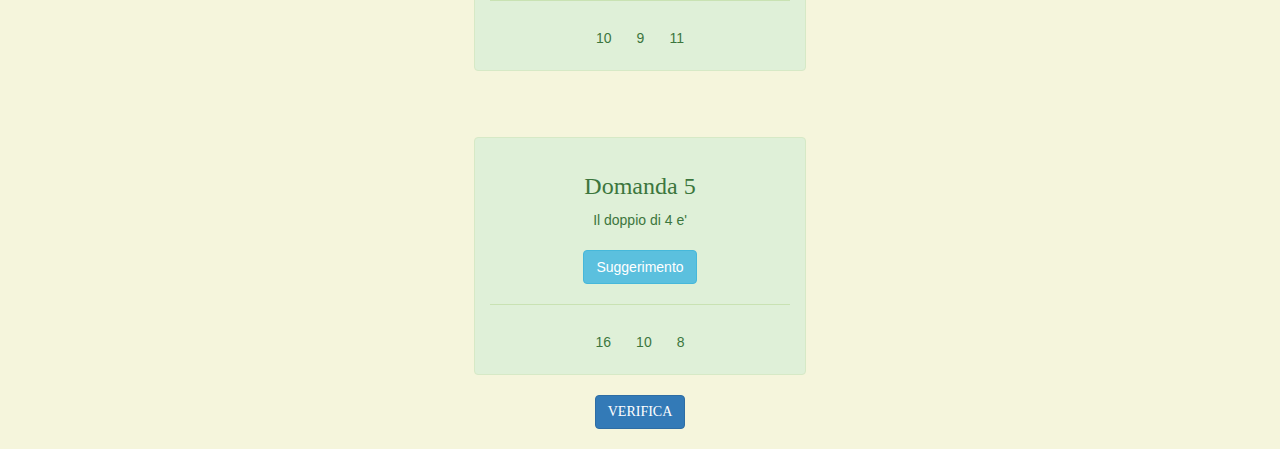
<file: WebContent/matematica.html>
<!DOCTYPE html>
<html>
<head>
<meta charset="ISO-8859-1">
<link rel="stylesheet"
	href="https://stackpath.bootstrapcdn.com/bootstrap/4.2.1/css/bootstrap.min.css"
	integrity="sha384-GJzZqFGwb1QTTN6wy59ffF1BuGJpLSa9DkKMp0DgiMDm4iYMj70gZWKYbI706tWS"
	crossorigin="anonymous">

<script src="https://code.jquery.com/jquery-3.3.1.slim.min.js"
	integrity="sha384-q8i/X+965DzO0rT7abK41JStQIAqVgRVzpbzo5smXKp4YfRvH+8abtTE1Pi6jizo"
	crossorigin="anonymous"></script>
<script
	src="https://cdnjs.cloudflare.com/ajax/libs/popper.js/1.14.6/umd/popper.min.js"
	integrity="sha384-wHAiFfRlMFy6i5SRaxvfOCifBUQy1xHdJ/yoi7FRNXMRBu5WHdZYu1hA6ZOblgut"
	crossorigin="anonymous"></script>
<script
	src="https://stackpath.bootstrapcdn.com/bootstrap/4.2.1/js/bootstrap.min.js"
	integrity="sha384-B0UglyR+jN6CkvvICOB2joaf5I4l3gm9GU6Hc1og6Ls7i6U/mkkaduKaBhlAXv9k"
	crossorigin="anonymous"></script>

<link rel="stylesheet"
	href="https://fonts.googleapis.com/css?family=Open+Sans:300"
	type="text/css" />

<script src="https://code.jquery.com/jquery-3.3.1.js"
	integrity="sha256-2Kok7MbOyxpgUVvAk/HJ2jigOSYS2auK4Pfzbm7uH60="
	crossorigin="anonymous"></script>


<meta http-equiv="X-UA-Compatible" content="IE=edge">
<meta name="viewport" content="width=device-width, initial-scale=1">

<link rel="stylesheet"
	href="https://maxcdn.bootstrapcdn.com/bootstrap/3.3.7/css/bootstrap.min.css">
<script
	src="https://ajax.googleapis.com/ajax/libs/jquery/1.12.4/jquery.min.js"></script>
<script
	src="https://maxcdn.bootstrapcdn.com/bootstrap/3.3.7/js/bootstrap.min.js"></script>
<script type="text/javascript">
$(document).ready(function(){
    $('[data-toggle="popover"]').popover({
        placement : 'top'
    });
});
</script>
<style type="text/css">
.bs-example {
	margin: 150px 50px;
}

.popover-demo {
	margin-bottom: 20px;
}
</style>


<title>Modulo di Matematica</title>

</head>
<style>
body {
	display: flex;
	justify-content: center;
	text-align: center;
	background: beige;
}
</style>
</head>
<script type="text/javascript">
	function home() {
		var r = window
				.confirm("Sei sicuro di voler tornare alla home? Tutti i progressi andranno persi!");
		if (r) {
			window.location.href = "play.jsp";
		}

	}
</script>




<link rel="stylesheet" href="textAnimatedPlayEdited.css" type="text/css">
<body style="overflow: auto">


	<div class="simpleSpan"
		style="position: fixed; margin-left: 40%; z-index: 99">

		<span class="border border-primary"
			style="position: absolute; color: black; text-shadow: none;"
			id="chronotime">0:00:00:00</span>
		<form name="chronoForm">
			<input type="button" hidden name="startstop" value="start!"
				onClick="chronoStart()" /> <input type="button" hidden name="reset"
				value="reset!" onClick="chronoReset()" />
		</form>
	</div>




	<h3 style="padding-left: 0%; position: absolute; top: 25%">
		Benvenuto nel Modulo di Matematica!<br>
	</h3>

	<h1
		style="position: relative; right: 40%; position: absolute; z-index: 1">
		<div onclick="home()" style="cursor: pointer">
			<span>S</span><span>M</span><span>I</span><span>L</span><span>E</span>
		</div>
	</h1>



	<dl style="position: absolute;">
		<dl>
			<div class="alert alert-success" style="margin-top: 100%">
				<h3 class="alert-heading" style="font-family: Comic Sans MS">Domanda
					1</h3>
				<p>6 e' minore(<) di</p>
				<br>
				<button type="button" class="btn btn-info" data-toggle="popover"
					title="Suggerimento 1" data-content="6 non � minore di 6">
					Suggerimento</button>
				<hr>
				<div class="btn-group" data-toggle="buttons">
					<label for="" class="btn btn-outline-info"> <input
						name="q1" id="1q1" type="radio">1-2-3-4
					</label> <label for="" class="btn btn-outline-info"> <input
						name="q1" id="1q2" type="radio">6-7-8-9
					</label> <label for="" class="btn btn-outline-info"> <input
						name="q1" id="1q3" type="radio">7-8-9
					</label>
				</div>


			</div>
		</dl>

		<dl>
			<div class="alert alert-success" style="margin-top: 20%">
				<h3 class="alert-heading" style="font-family: Comic Sans MS">Domanda
					2</h3>
				<p>Quanto fa: 5+2+1</p>
				<br>
				<button type="button" class="btn btn-info" data-toggle="popover"
					title="Suggerimento 2" data-content="5 + 2 = 7">
					Suggerimento</button>
				<hr>
				<div class="btn-group" data-toggle="buttons">
					<label for="" class="btn btn-outline-info"> <input
						name="q2" type="radio" id="2q1">5
					</label> <label for="" class="btn btn-outline-info"> <input
						name="q2" type="radio" id="2q2">8
					</label> <label for="" class="btn btn-outline-info"> <input
						name="q2" type="radio" id="2q3">9
					</label>
				</div>

			</div>
		</dl>

		<dl>
			<div class="alert alert-success" style="margin-top: 20%">
				<h3 class="alert-heading" style="font-family: Comic Sans MS">Domanda
					3</h3>
				<p>Quanto fa: 16-5</p>
				<br>
				<button type="button" class="btn btn-info" data-toggle="popover"
					title="Suggerimento 3" data-content="Fai la sottrazione in colonna">
					Suggerimento</button>
				<hr>

				<div class="btn-group" data-toggle="buttons">
					<label for="" class="btn btn-outline-info"> <input
						name="q3" type="radio" id="3q1">11
					</label> <label for="" class="btn btn-outline-info"> <input
						name="q3" type="radio" id="3q2">10
					</label> <label for="" class="btn btn-outline-info"> <input
						name="q3" type="radio" id="3q3">15
					</label>
				</div>

			</div>
		</dl>


		<dl>
			<div class="alert alert-success" style="margin-top: 20%">
				<h3 class="alert-heading" style="font-family: Comic Sans MS">Domanda
					4</h3>
					<br>
				<img src="images/palloni.jpg" width="300" height="150">
				<br>
				<br>
				<p>Quanti palloncini ci sono?</p>
					<br>
				<button type="button" class="btn btn-info" data-toggle="popover"
					title="Suggerimento 4" data-content="Conta con le dita">
					Suggerimento</button>
				<hr>

				<div class="btn-group" data-toggle="buttons">
					<label for="" class="btn btn-outline-info"> <input
						name="q4" type="radio" id="4q1">10
					</label> <label for="" class="btn btn-outline-info"> <input
						name="q4" type="radio" id="4q2">9
					</label> <label for="" class="btn btn-outline-info"> <input
						name="q4" type="radio" id="4q3">11
					</label>
				</div>
			</div>
		</dl>


		<dl>
			<div class="alert alert-success" style="margin-top: 20%">
				<h3 class="alert-heading" style="font-family: Comic Sans MS">Domanda
					5</h3>
				<p>Il doppio di 4 e'</p>
					<br>
				<button type="button" class="btn btn-info" data-toggle="popover"
					title="Suggerimento 5" data-content="10 non � il doppio di nessuno">
					Suggerimento</button>
				<hr>

				<div class="btn-group" data-toggle="buttons">
					<label for="" class="btn btn-outline-info"> <input
						name="q5" type="radio" id="5q1">16
					</label> <label for="" class="btn btn-outline-info"> <input
						name="q5" type="radio" id="5q2">10
					</label> <label for="" class="btn btn-outline-info"> <input
						name="q5" type="radio" id="5q3">8
					</label>
				</div>

			</div>
		</dl>
		<dl>
			<button type="button" onclick="calcolaPunteggio();"
				class="btn btn-primary" style="font-family: Comic Sans MS">VERIFICA</button>
		</dl>
	</dl>
</body>

<script src="js/matematica.js"></script>
</html>
</file>
<file: WebContent/animatedGiuli.css>
@import url(https://fonts.googleapis.com/css?family=Signika:700,300,600);

html, body { height: 100%; }
body { display: flex; justify-content: center; align-items: center; text-align:center; background:beige; overflow:hidden; }

h1 {
 font-size:5em;
 font:bold 7.5vw/1.6 'Signika', sans-serif;
 -webkit-user-select:none;
    -moz-user-select:none;
     -ms-user-select:none;
         user-select:none;
        margin-left: 16%;
        margin-bottom: 12%;
}

h1 span { display:inline-block; -webkit-animation:float .2s ease-in-out infinite; animation:float .2s ease-in-out infinite; }
 @-webkit-keyframes float {
  0%,100%{ -webkit-transform:none; transform:none; }
  33%{ -webkit-transform:translateY(-1px) rotate(-2deg); transform:translateY(-1px) rotate(-2deg); }
  66%{ -webkit-transform:translateY(1px) rotate(2deg); transform:translateY(1px) rotate(2deg); }
}
 @keyframes float {
  0%,100%{ -webkit-transform:none; transform:none; }
  33%{ -webkit-transform:translateY(-1px) rotate(-2deg); transform:translateY(-1px) rotate(-2deg); }
  66%{ -webkit-transform:translateY(1px) rotate(2deg); transform:translateY(1px) rotate(2deg); }
}
body:hover span { -webkit-animation:bounce .6s; animation:bounce .6s; }
@-webkit-keyframes bounce {
  0%,100%{ -webkit-transform:translate(0); transform:translate(0); }
  25%{ -webkit-transform:rotateX(20deg) translateY(2px) rotate(-3deg); transform:rotateX(20deg) translateY(2px) rotate(-3deg); }
  50%{ -webkit-transform:translateY(-20px) rotate(3deg) scale(1.1); transform:translateY(-20px) rotate(3deg) scale(1.1);  }
}
@keyframes bounce {
  0%,100%{ -webkit-transform:translate(0); transform:translate(0); }
  25%{ -webkit-transform:rotateX(20deg) translateY(2px) rotate(-3deg); transform:rotateX(20deg) translateY(2px) rotate(-3deg); }
  50%{ -webkit-transform:translateY(-20px) rotate(3deg) scale(1.1); transform:translateY(-20px) rotate(3deg) scale(1.1);  }
}

span:nth-child(4n) { color:hsl(50, 75%, 55%); text-shadow:1px 1px hsl(50, 75%, 45%), 2px 2px hsl(50, 45%, 45%), 3px 3px hsl(50, 45%, 45%), 4px 4px hsl(50, 75%, 45%); }
span:nth-child(4n-1) { color:hsl(135, 35%, 55%); text-shadow:1px 1px hsl(135, 35%, 45%), 2px 2px hsl(135, 35%, 45%), 3px 3px hsl(135, 35%, 45%), 4px 4px hsl(135, 35%, 45%); }
span:nth-child(4n-2) { color:hsl(155, 35%, 60%); text-shadow:1px 1px hsl(155, 25%, 50%), 2px 2px hsl(155, 25%, 50%), 3px 3px hsl(155, 25%, 50%), 4px 4px hsl(140, 25%, 50%); }
span:nth-child(4n-3) { color:hsl(30, 65%, 60%); text-shadow:1px 1px hsl(30, 45%, 50%), 2px 2px hsl(30, 45%, 50%), 3px 3px hsl(30, 45%, 50%), 4px 4px hsl(30, 45%, 50%); }

h1 span:nth-child(2){ -webkit-animation-delay:.05s; animation-delay:.05s; }
h1 span:nth-child(3){ -webkit-animation-delay:.1s; animation-delay:.1s; }
h1 span:nth-child(4){ -webkit-animation-delay:.15s; animation-delay:.15s; }
h1 span:nth-child(5){ -webkit-animation-delay:.2s; animation-delay:.2s; }
h1 span:nth-child(6){ -webkit-animation-delay:.25s; animation-delay:.25s; }
h1 span:nth-child(7){ -webkit-animation-delay:.3s; animation-delay:.3s; }
h1 span:nth-child(8){ -webkit-animation-delay:.35s; animation-delay:.35s; }
h1 span:nth-child(9){ -webkit-animation-delay:.4s; animation-delay:.4s; }
h1 span:nth-child(10){ -webkit-animation-delay:.45s; animation-delay:.45s; }
h1 span:nth-child(11){ -webkit-animation-delay:.5s; animation-delay:.5s; }
h1 span:nth-child(12){ -webkit-animation-delay:.55s; animation-delay:.55s; }
h1 span:nth-child(13){ -webkit-animation-delay:.6s; animation-delay:.6s; }
h1 span:nth-child(14){ -webkit-animation-delay:.65s; animation-delay:.65s; }
</file>
<file: WebContent/textAnimatedPlayEdited.css>
@charset "ISO-8859-1";
@import url(https://fonts.googleapis.com/css?family=Signika:700,300,600);


html, body { height: 100%; }
body { display: flex; justify-content: center; text-align:center; background:beige; overflow:hidden; }

.simpleSpan{
	text-shadow: black !important;
	font-size:30px;
	
}

h1 {
 font-size:5em;
 position:fixed;
 display: inline-block;
 font:bold 7.5vw/1.6 'Signika', sans-serif;
 -webkit-user-select:none;
    -moz-user-select:none;
     -ms-user-select:none;
         user-select:none;


}

h1 span { display:inline-block; -webkit-animation:float .2s ease-in-out infinite; animation:float .2s ease-in-out infinite; }
 @-webkit-keyframes float {
  0%,100%{ -webkit-transform:none; transform:none; }
  33%{ -webkit-transform:translateY(-1px) rotate(-2deg); transform:translateY(-1px) rotate(-2deg); }
  66%{ -webkit-transform:translateY(1px) rotate(2deg); transform:translateY(1px) rotate(2deg); }
}
 @keyframes float {
  0%,100%{ -webkit-transform:none; transform:none; }
  33%{ -webkit-transform:translateY(-1px) rotate(-2deg); transform:translateY(-1px) rotate(-2deg); }
  66%{ -webkit-transform:translateY(1px) rotate(2deg); transform:translateY(1px) rotate(2deg); }
}
body:hover span { -webkit-animation:bounce .6s; animation:bounce .6s; }
@-webkit-keyframes bounce {
  0%,100%{ -webkit-transform:translate(0); transform:translate(0); }
  25%{ -webkit-transform:rotateX(20deg) translateY(2px) rotate(-3deg); transform:rotateX(20deg) translateY(2px) rotate(-3deg); }
  50%{ -webkit-transform:translateY(-20px) rotate(3deg) scale(1.1); transform:translateY(-20px) rotate(3deg) scale(1.1);  }
}
@keyframes bounce {
  0%,100%{ -webkit-transform:translate(0); transform:translate(0); }
  25%{ -webkit-transform:rotateX(20deg) translateY(2px) rotate(-3deg); transform:rotateX(20deg) translateY(2px) rotate(-3deg); }
  50%{ -webkit-transform:translateY(-20px) rotate(3deg) scale(1.1); transform:translateY(-20px) rotate(3deg) scale(1.1);  }
}

span:nth-child(4n) { color:hsl(50, 75%, 55%); text-shadow:1px 1px hsl(50, 75%, 45%), 2px 2px hsl(50, 45%, 45%), 3px 3px hsl(50, 45%, 45%), 4px 4px hsl(50, 75%, 45%); }
span:nth-child(4n-1) { color:hsl(135, 35%, 55%); text-shadow:1px 1px hsl(135, 35%, 45%), 2px 2px hsl(135, 35%, 45%), 3px 3px hsl(135, 35%, 45%), 4px 4px hsl(135, 35%, 45%); }
span:nth-child(4n-2) { color:hsl(155, 35%, 60%); text-shadow:1px 1px hsl(155, 25%, 50%), 2px 2px hsl(155, 25%, 50%), 3px 3px hsl(155, 25%, 50%), 4px 4px hsl(140, 25%, 50%); }
span:nth-child(4n-3) { color:hsl(30, 65%, 60%); text-shadow:1px 1px hsl(30, 45%, 50%), 2px 2px hsl(30, 45%, 50%), 3px 3px hsl(30, 45%, 50%), 4px 4px hsl(30, 45%, 50%); }

h1 span:nth-child(2){ -webkit-animation-delay:.05s; animation-delay:.05s; }
h1 span:nth-child(3){ -webkit-animation-delay:.1s; animation-delay:.1s; }
h1 span:nth-child(4){ -webkit-animation-delay:.15s; animation-delay:.15s; }
h1 span:nth-child(5){ -webkit-animation-delay:.2s; animation-delay:.2s; }
h1 span:nth-child(6){ -webkit-animation-delay:.25s; animation-delay:.25s; }
h1 span:nth-child(7){ -webkit-animation-delay:.3s; animation-delay:.3s; }
h1 span:nth-child(8){ -webkit-animation-delay:.35s; animation-delay:.35s; }
h1 span:nth-child(9){ -webkit-animation-delay:.4s; animation-delay:.4s; }
h1 span:nth-child(10){ -webkit-animation-delay:.45s; animation-delay:.45s; }
h1 span:nth-child(11){ -webkit-animation-delay:.5s; animation-delay:.5s; }
h1 span:nth-child(12){ -webkit-animation-delay:.55s; animation-delay:.55s; }
h1 span:nth-child(13){ -webkit-animation-delay:.6s; animation-delay:.6s; }
h1 span:nth-child(14){ -webkit-animation-delay:.65s; animation-delay:.65s; }


.button {
	position: relative;
	display: inline-block;
	padding: 10px 10px;
	font-size: 24px;
	cursor: pointer;
	text-align: center;
	text-decoration: none;
	outline: none;
	color: #fff;
	background-color: #4CAF50;
	border: none;
	border-radius: 15px;
	box-shadow: 0 9px #999;
	display: inline-block;

}

.button:hover {
	background-color: #3e8e41
}

.button:active {
	background-color: #3e8e41;
	box-shadow: 0 5px #666;
	transform: translateY(4px);
}
</file>
